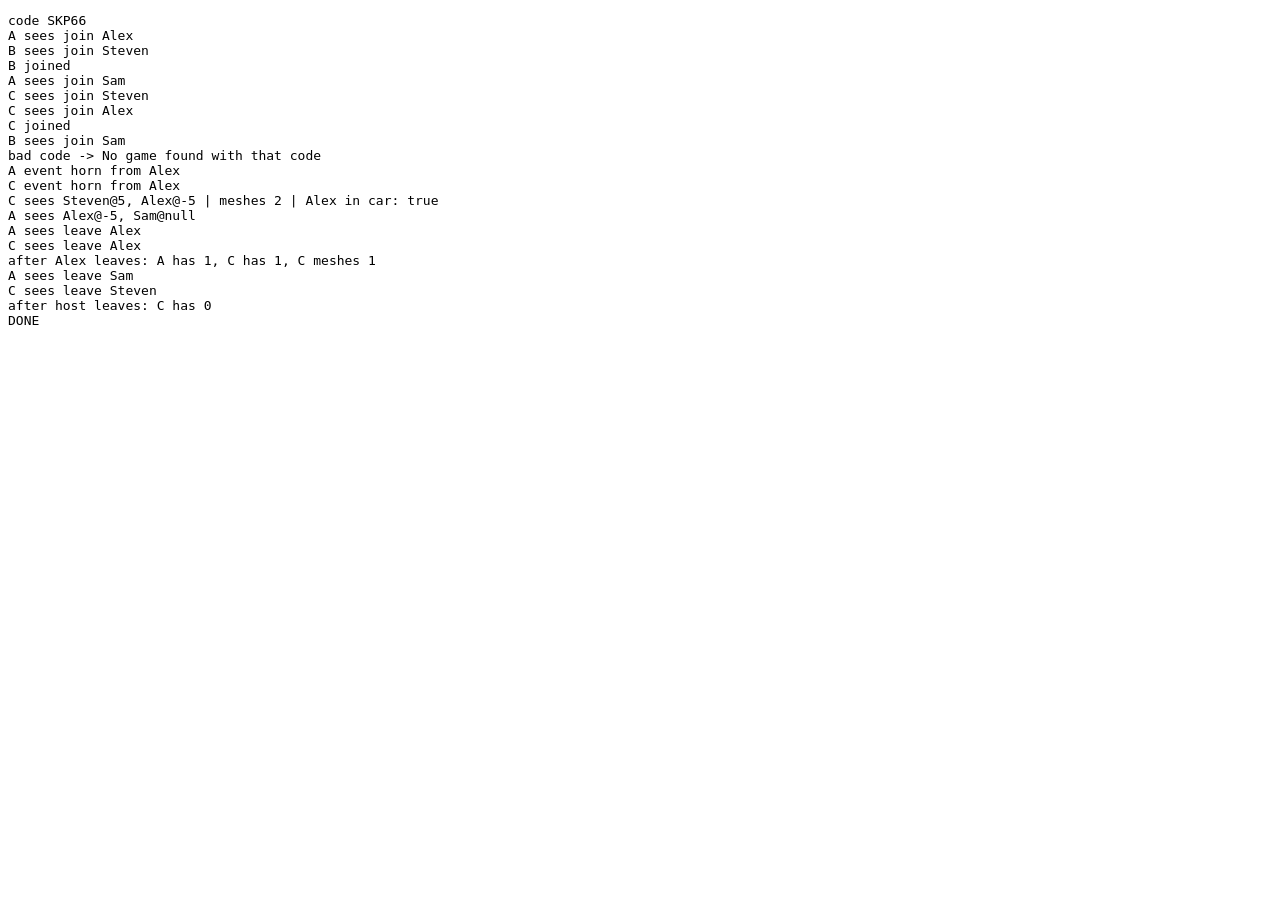
<file: assets/net-selftest.html>
<!doctype html><html><head><script type="importmap">{"imports":{"three":"../vendor/three.module.js"}}</script></head><body><pre id=o>running</pre><script>
// in-memory Peer mock
const reg={};let n=0;
class Em{constructor(){this.h={}}on(e,f){(this.h[e]||=[]).push(f)}emit(e,...a){(this.h[e]||[]).forEach(f=>f(...a))}}
class Conn extends Em{constructor(peer){super();this.peer=peer;this.open=false}send(d){const o=this.other;setTimeout(()=>o.emit('data',JSON.parse(JSON.stringify(d))),5)}close(){if(!this.open)return;this.open=false;this.other.open=false;setTimeout(()=>{this.emit('close');this.other.emit('close')},5)}}
window.Peer=class extends Em{constructor(id){super();this.id=typeof id==='string'?id:'p'+(++n);this.conns=[];setTimeout(()=>{if(reg[this.id]){this.emit('error',{type:'unavailable-id'});return}reg[this.id]=this;this.emit('open',this.id)},5)}
 connect(id){const a=new Conn(id),t=reg[id];if(!t){setTimeout(()=>this.emit('error',{type:'peer-unavailable'}),5);return a}const b=new Conn(this.id);a.other=b;b.other=a;this.conns.push(a);t.conns.push(b);setTimeout(()=>{t.emit('connection',b);setTimeout(()=>{a.open=b.open=true;b.emit('open');a.emit('open')},5)},5);return a}
 destroy(){this.destroyed=true;delete reg[this.id];this.conns.forEach(c=>c.close())}reconnect(){}};
</script><script type="module">
import * as THREE from 'three'; import {Net, RemotePlayers} from './net.js';
const log=[];const L=m=>{log.push(m);document.getElementById('o').textContent=log.join('\n');};const W=t=>new Promise(r=>setTimeout(r,t));
try{
const A=new Net(), B=new Net(), C=new Net(); A.on('join',p=>L('A sees join '+p.name)); B.on('join',p=>L('B sees join '+p.name)); C.on('join',p=>L('C sees join '+p.name)); A.on('event',(p,e)=>L('A event '+e.type+' from '+p.name));C.on('event',(p,e)=>L('C event '+e.type+' from '+p.name));A.on('leave',p=>L('A sees leave '+p.name));C.on('leave',p=>L('C sees leave '+p.name));
const code=await A.host('Steven'); L('code '+code);
await B.join(code,'Alex'); L('B joined'); await C.join(code,'Sam'); L('C joined');
try{await new Net().join('ZZZZZ','x')}catch(e){L('bad code -> '+e.message)}
for(let i=1;i<=5;i++){A._last=B._last=C._last=0;A.sendState({x:i,z:5,heading:0,speed:3,moving:true});B.sendState({x:-i,z:9,heading:1,speed:0,car:{type:'car',color:0xff0000}});await W(30)}
B.sendEvent({type:'horn'}); await W(60);
const sc=new THREE.Scene(); const rp=new RemotePlayers(sc,C); rp.update(0.1);
L('C sees '+[...C.players.values()].map(p=>p.name+'@'+(p.state&&p.state.x)).join(', ')+' | meshes '+rp.map.size+' | Alex in car: '+!!rp.map.get(B.id).car);
L('A sees '+[...A.players.values()].map(p=>p.name+'@'+(p.state&&p.state.x)).join(', '));
B.leave(); await W(80); L('after Alex leaves: A has '+A.players.size+', C has '+C.players.size+', C meshes '+rp.map.size);
A.leave(); await W(80); L('after host leaves: C has '+C.players.size);
L('DONE');
}catch(e){L('FAIL '+e.stack)}
</script></body></html>
</file>
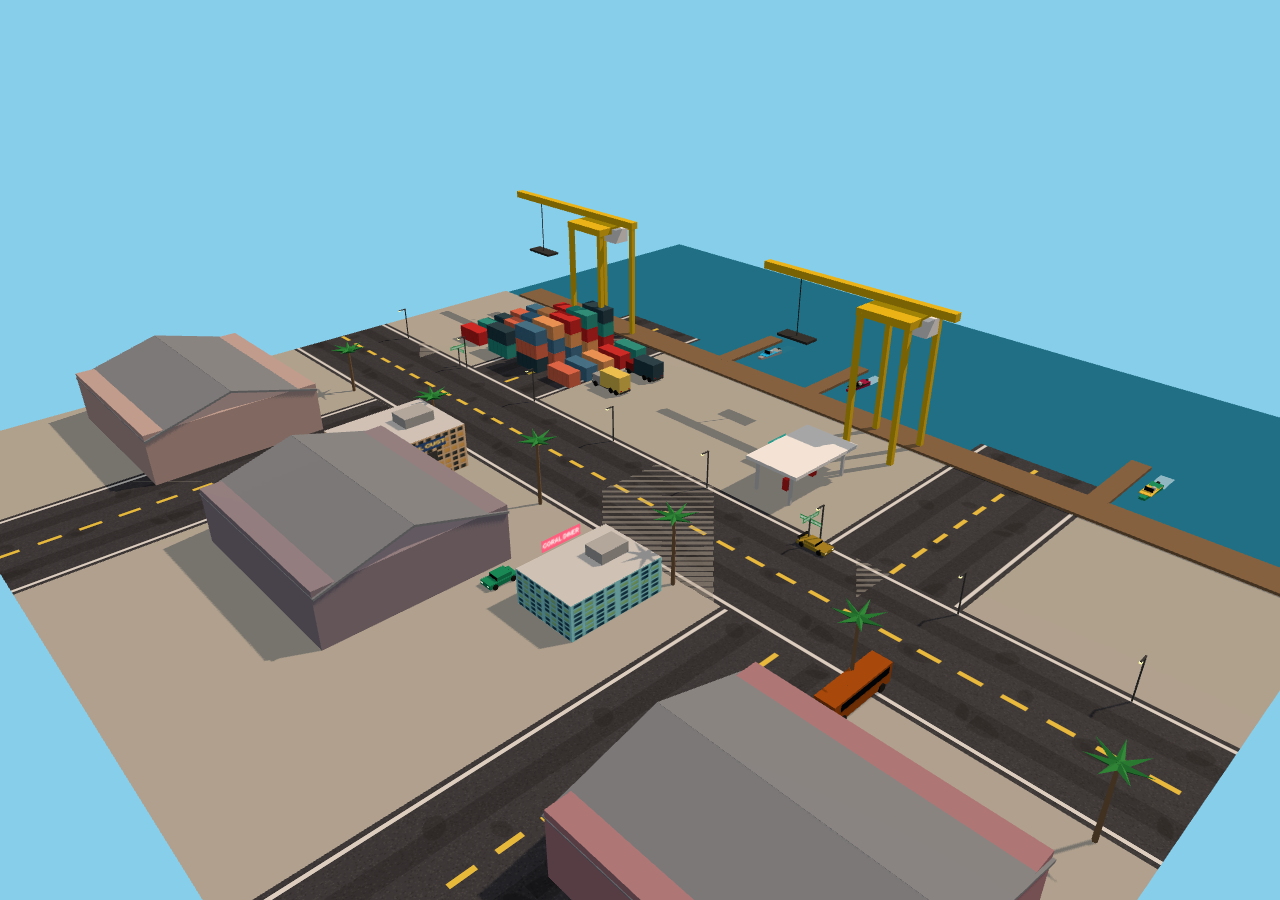
<file: assets/preview2.html>
<!doctype html><html><head><meta name="viewport" content="width=device-width,initial-scale=1">
<script type="importmap">{"imports":{"three":"../vendor/three.module.js"}}</script>
<style>body{margin:0;overflow:hidden}</style></head><body><script type="module">
import * as THREE from 'three';
import * as M from './models.js'; import * as V from './vehicles.js'; import {buildPortCoral} from './neighborhoods.js';
const r=new THREE.WebGLRenderer({antialias:true,preserveDrawingBuffer:true});r.setSize(innerWidth,innerHeight);r.shadowMap.enabled=true;document.body.appendChild(r.domElement);
const s=new THREE.Scene();s.background=M.skyColor(0.5);
const which=location.hash;
const cam=new THREE.PerspectiveCamera(50,innerWidth/innerHeight,0.1,800);
s.add(new THREE.HemisphereLight(0xffffff,0x445566,1.2));const sun=new THREE.DirectionalLight(0xffe0c0,2);sun.position.set(40,60,20);sun.castShadow=true;Object.assign(sun.shadow.camera,{left:-100,right:100,top:100,bottom:-100});sun.shadow.mapSize.set(2048,2048);s.add(sun);
if(which==='#v'){const g=new THREE.Mesh(new THREE.PlaneGeometry(200,200),M.mat(0x9fd5a0));g.rotation.x=-Math.PI/2;g.receiveShadow=true;s.add(g);
 const list=[V.makeSportsCar(),V.makeMotorcycle(),V.makeTruck(),V.makeBus(),V.makeBoat(),V.makeHelicopter(),V.makePoliceHelicopter()];
 list.forEach((v,i)=>{v.position.set(-21+i*7,0,0);v.rotation.y=-0.6;s.add(v);if(v.userData.type==='heli'){v.position.y=0;V.animateHeli(v,0.1,1,0)}});
 cam.position.set(0,14,26);cam.lookAt(0,1,0);
}else{const port=buildPortCoral(s,{x:0,z:0});cam.position.set(-90,70,90);cam.lookAt(0,0,-5);}
r.render(s,cam);
</script></body></html>
</file>
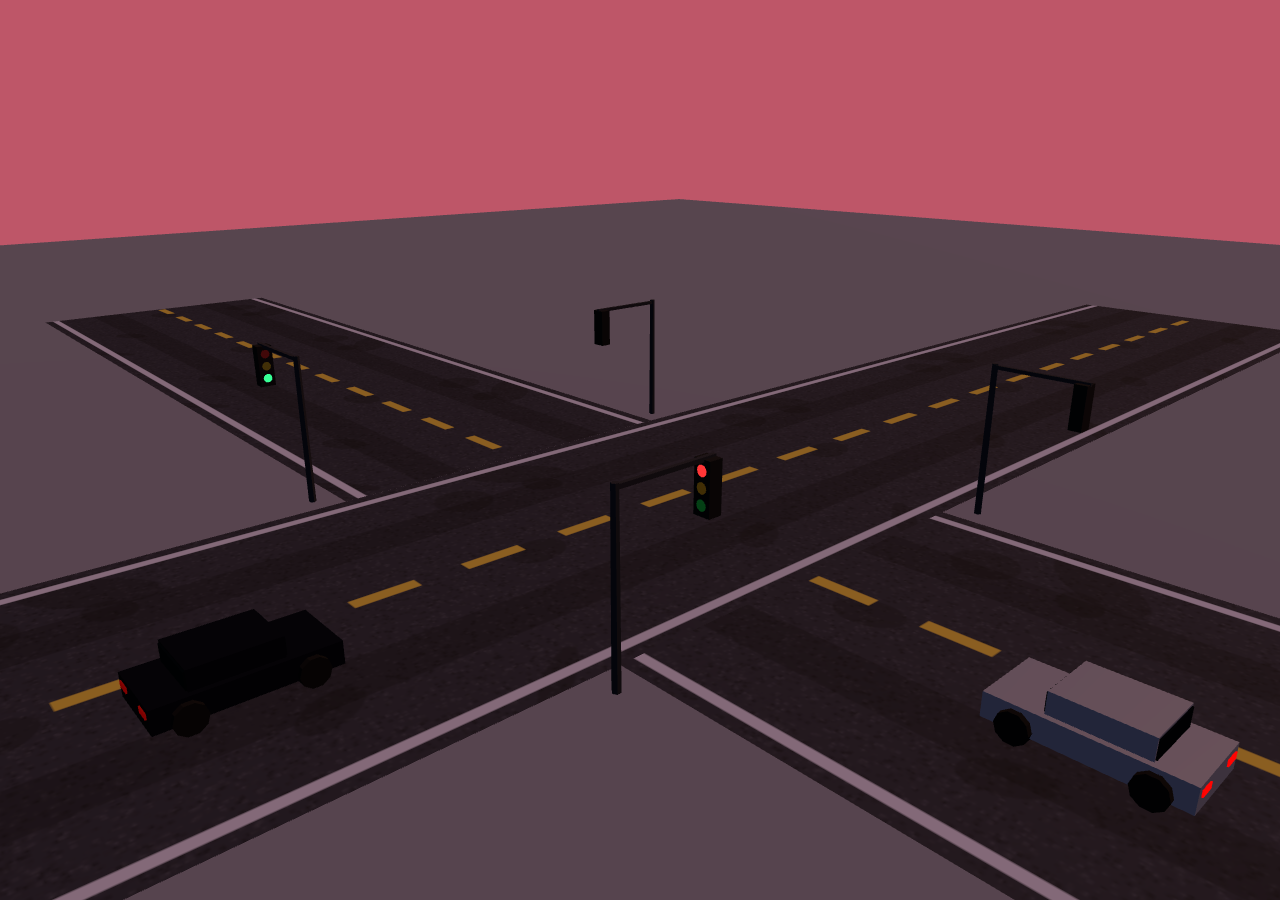
<file: assets/preview3.html>
<!doctype html><html><head><script type="importmap">{"imports":{"three":"../vendor/three.module.js"}}</script><style>body{margin:0}</style></head><body><script type="module">
import * as THREE from 'three'; import * as M from './models.js'; import {TrafficLights} from './trafficlights.js';
const r=new THREE.WebGLRenderer({antialias:true});r.setSize(innerWidth,innerHeight);r.shadowMap.enabled=true;document.body.appendChild(r.domElement);
const s=new THREE.Scene();s.background=M.skyColor(0.8);s.add(new THREE.HemisphereLight(0xaab4ff,0x223344,0.6));const sun=new THREE.DirectionalLight(0xffb080,0.8);sun.position.set(20,30,10);s.add(sun);
const g=new THREE.Mesh(new THREE.PlaneGeometry(200,200),M.mat(0x9a9a9a));g.rotation.x=-Math.PI/2;s.add(g);
for(let i=-3;i<=3;i++){const a=M.makeRoad(14,true);a.position.x=i*14;s.add(a);const b=M.makeRoad(14,false);b.position.set(0,0.012,i*14);if(i)s.add(b);}
const tl=new TrafficLights(s);tl.addIntersection(0,0,14,0);tl.update(0.5);
const c=M.makeCar();c.position.set(-14,0,2);c.rotation.y=-Math.PI/2;s.add(c);const c2=M.makeCar();c2.position.set(-2,0,16);s.add(c2);M.animateCar(c2,0,0,true);
const cam=new THREE.PerspectiveCamera(50,innerWidth/innerHeight,0.1,500);cam.position.set(-20,12,22);cam.lookAt(0,2,0);r.render(s,cam);
</script></body></html>
</file>
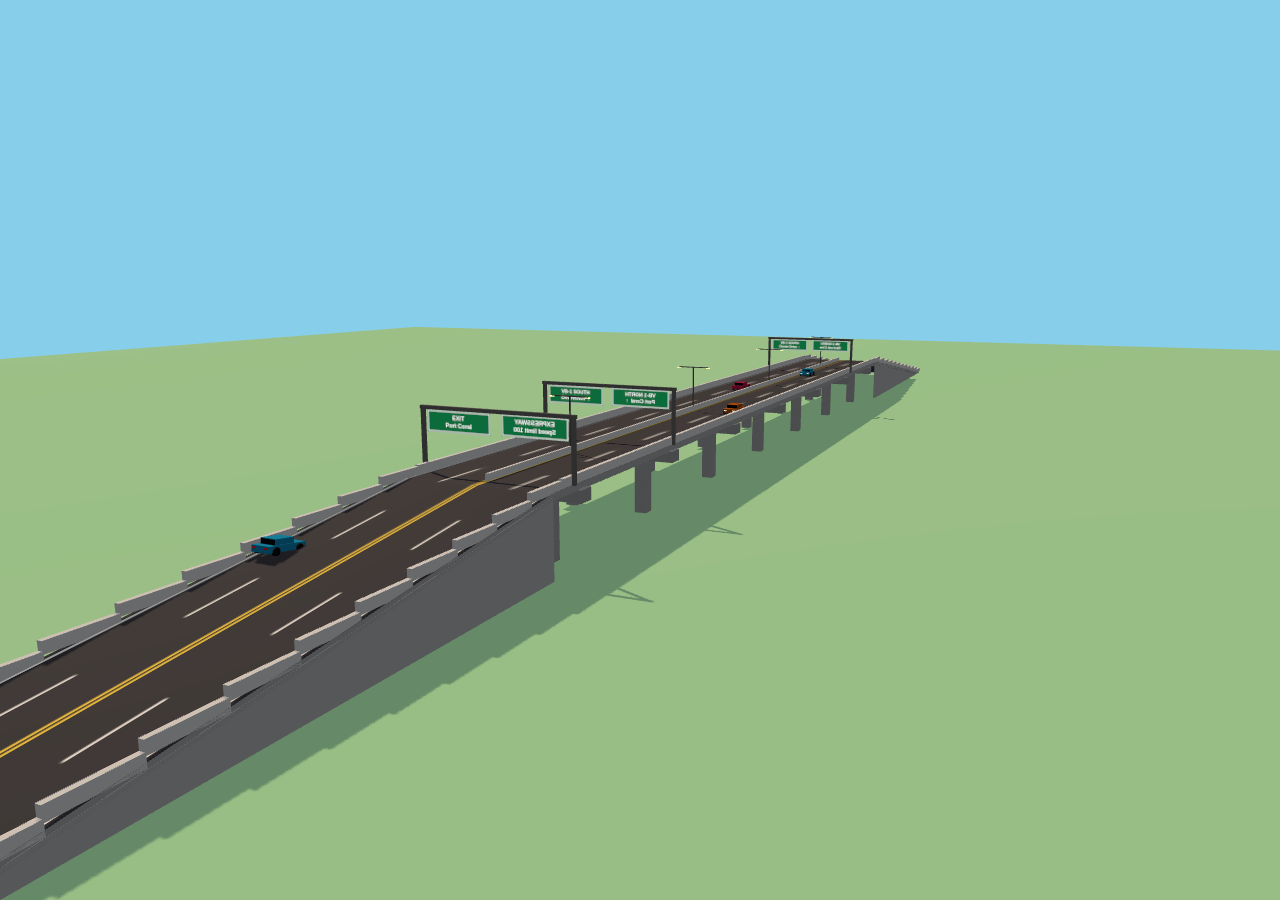
<file: assets/preview4.html>
<!doctype html><html><head><script type="importmap">{"imports":{"three":"../vendor/three.module.js"}}</script><style>body{margin:0}</style></head><body><script type="module">
import * as THREE from 'three'; import * as M from './models.js'; import {buildFreeway} from './freeway.js';
const r=new THREE.WebGLRenderer({antialias:true});r.setSize(innerWidth,innerHeight);r.shadowMap.enabled=true;document.body.appendChild(r.domElement);
const s=new THREE.Scene();s.background=M.skyColor(0.5);s.add(new THREE.HemisphereLight(0xffffff,0x445566,1.2));const sun=new THREE.DirectionalLight(0xffe0c0,2);sun.position.set(40,60,20);sun.castShadow=true;Object.assign(sun.shadow.camera,{left:-120,right:120,top:120,bottom:-120});sun.shadow.mapSize.set(2048,2048);s.add(sun);
const g=new THREE.Mesh(new THREE.PlaneGeometry(600,600),M.mat(0x9fd5a0));g.rotation.x=-Math.PI/2;g.receiveShadow=true;s.add(g);
const fw=buildFreeway(s,{x:0,z0:-150,z1:150});
for(const [lx,z] of [[fw.lanes[0].x,-20],[fw.lanes[2].x,10],[fw.lanes[3].x,-100],[fw.lanes[1].x,40]]){const c=M.makeCar();c.position.set(lx,fw.heightAt(lx,z),z);if(fw.lanes.find(l=>l.x===lx).dir>0)c.rotation.y=Math.PI;const y2=fw.heightAt(lx,z-2),y1=fw.heightAt(lx,z+2);c.rotation.x=Math.atan2(y2-y1,4)*(c.rotation.y?-1:1);s.add(c);}
const cam=new THREE.PerspectiveCamera(50,innerWidth/innerHeight,0.1,900);cam.position.set(-55,30,-160);cam.lookAt(0,6,-40);r.render(s,cam);
</script></body></html>
</file>
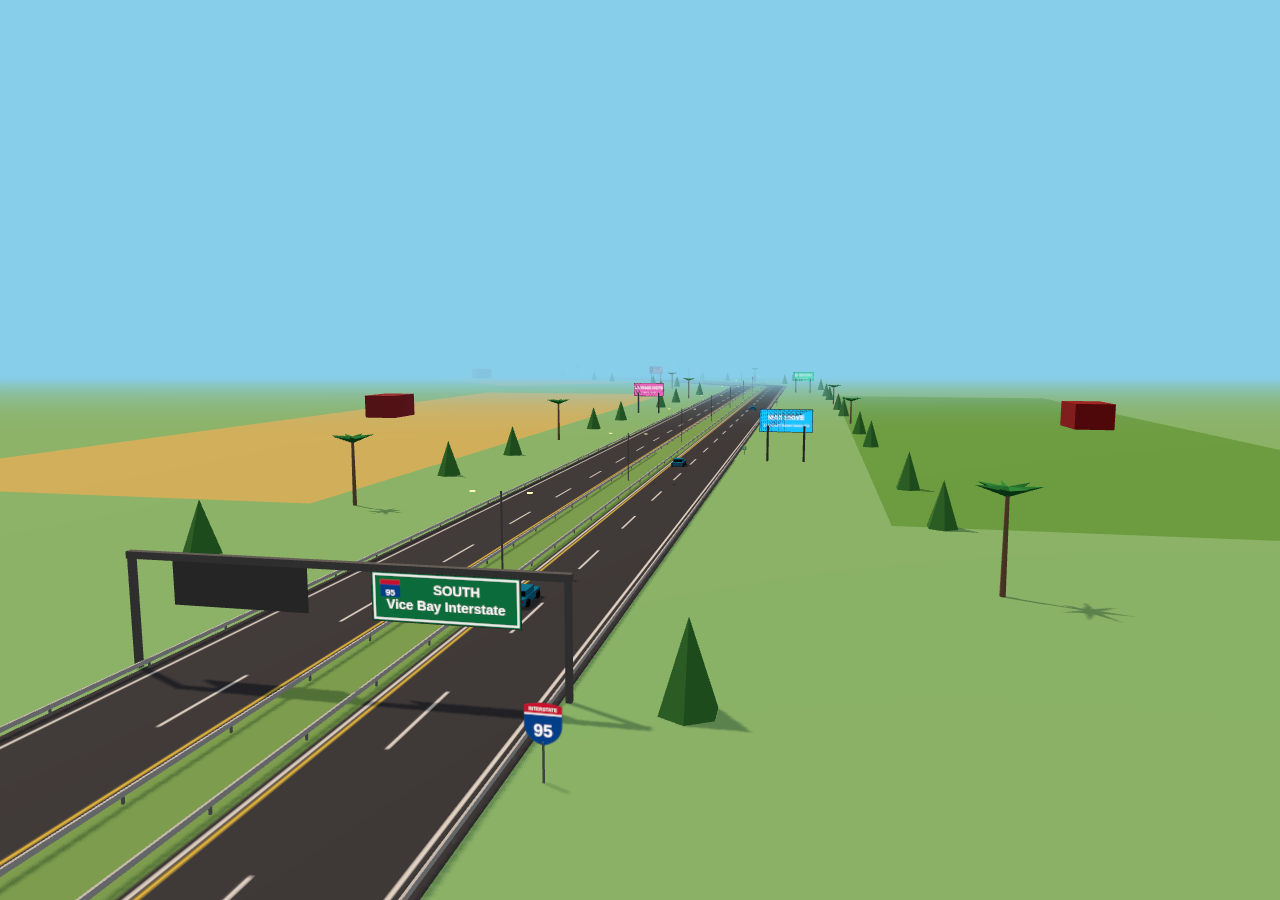
<file: assets/preview5.html>
<!doctype html><html><head><script type="importmap">{"imports":{"three":"../vendor/three.module.js"}}</script><style>body{margin:0}</style></head><body><script type="module">
import * as THREE from 'three'; import * as M from './models.js'; import {buildInterstate} from './interstates.js';
const r=new THREE.WebGLRenderer({antialias:true});r.setSize(innerWidth,innerHeight);r.shadowMap.enabled=true;document.body.appendChild(r.domElement);
const s=new THREE.Scene();s.background=M.skyColor(0.5);s.fog=new THREE.Fog(0x87ceeb,200,700);s.add(new THREE.HemisphereLight(0xffffff,0x445566,1.2));const sun=new THREE.DirectionalLight(0xffe0c0,2);sun.position.set(40,60,20);sun.castShadow=true;Object.assign(sun.shadow.camera,{left:-150,right:150,top:150,bottom:-150});sun.shadow.mapSize.set(2048,2048);s.add(sun);
const g=new THREE.Mesh(new THREE.PlaneGeometry(3000,3000),M.mat(0x8fc77a));g.rotation.x=-Math.PI/2;g.receiveShadow=true;s.add(g);
const hw=buildInterstate(s,{number:95,name:'Vice Bay',points:[[0,0],[0,500],[250,800],[250,1400]]});
const L=hw.lanes;[[0,60],[0,150],[2,100],[3,200],[1,300]].forEach(([li,d])=>{const p=L[li].points,a=p[0],b=p[1],dir=b.clone().sub(a).normalize();const c=M.makeCar();c.position.copy(a).addScaledVector(dir,d);c.rotation.y=Math.atan2(-dir.x,-dir.z);s.add(c);});
const cam=new THREE.PerspectiveCamera(55,innerWidth/innerHeight,0.1,2000);cam.position.set(location.hash?40:-30,location.hash?10:22,location.hash?260:-10);cam.lookAt(0,4,location.hash?120:140);let f=0;(function loop(){r.render(s,cam);if(++f<30)requestAnimationFrame(loop);})();
</script></body></html>
</file>
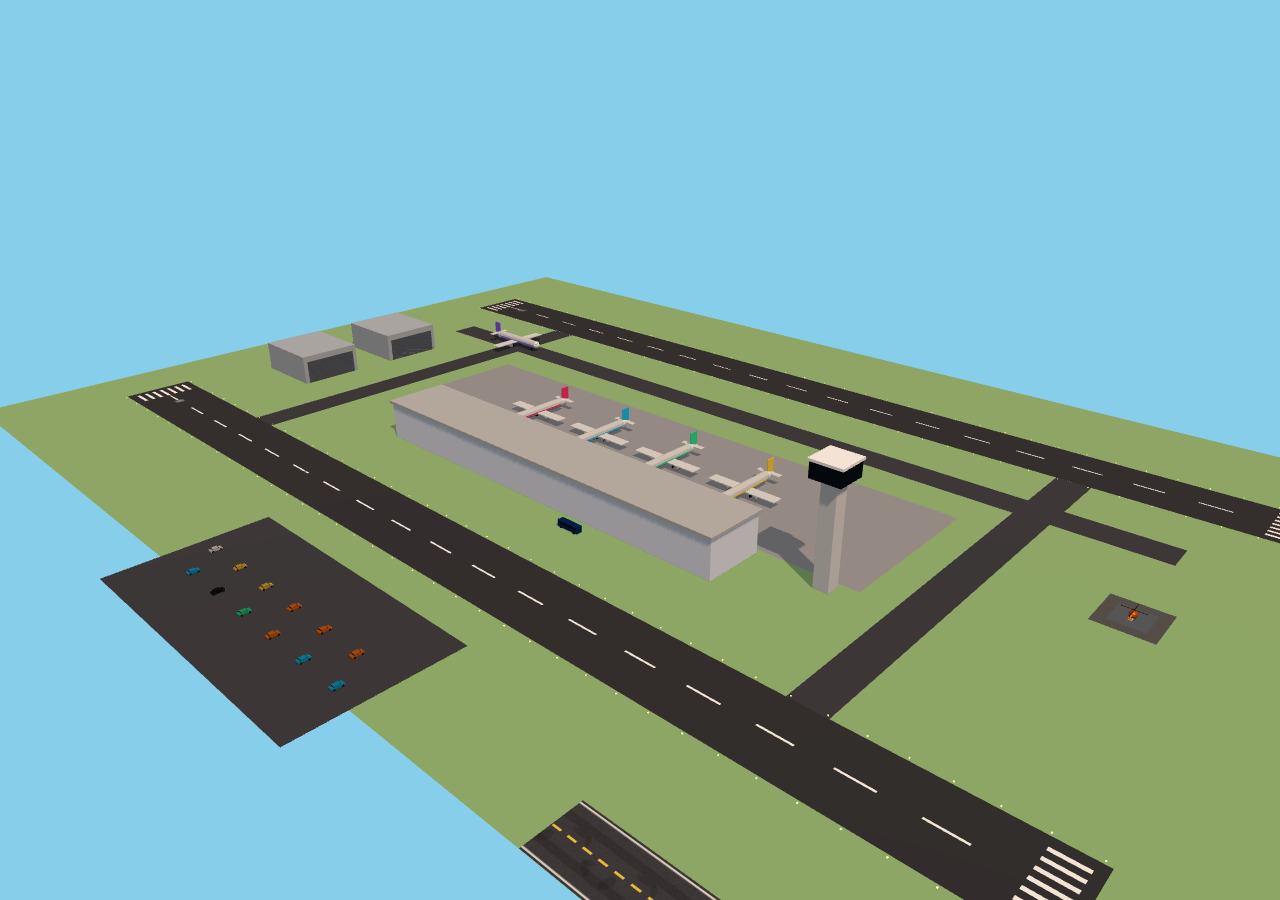
<file: assets/preview6.html>
<!doctype html><html><head><script type="importmap">{"imports":{"three":"../vendor/three.module.js"}}</script><style>body{margin:0}</style></head><body><script type="module">
import * as THREE from 'three'; import * as M from './models.js'; import {buildAirport,buildSmallTown} from './districts.js';
const r=new THREE.WebGLRenderer({antialias:true});r.setSize(innerWidth,innerHeight);r.shadowMap.enabled=true;document.body.appendChild(r.domElement);
const s=new THREE.Scene();s.background=M.skyColor(0.5);s.add(new THREE.HemisphereLight(0xffffff,0x445566,1.2));const sun=new THREE.DirectionalLight(0xffe0c0,2);sun.position.set(60,90,30);sun.castShadow=true;Object.assign(sun.shadow.camera,{left:-300,right:300,top:300,bottom:-300,far:600});sun.shadow.mapSize.set(2048,2048);s.add(sun);sun.target.position.set(0,0,0);s.add(sun.target);
const cam=new THREE.PerspectiveCamera(50,innerWidth/innerHeight,0.1,3000);
if(location.hash==='#t'){buildSmallTown(s,{x:0,z:0});cam.position.set(-150,110,-190);cam.lookAt(0,0,0);}else{buildAirport(s,{x:0,z:0});cam.position.set(260,170,280);cam.lookAt(0,0,0);}
let f=0;(function loop(){r.render(s,cam);if(++f<30)requestAnimationFrame(loop);})();
</script></body></html>
</file>
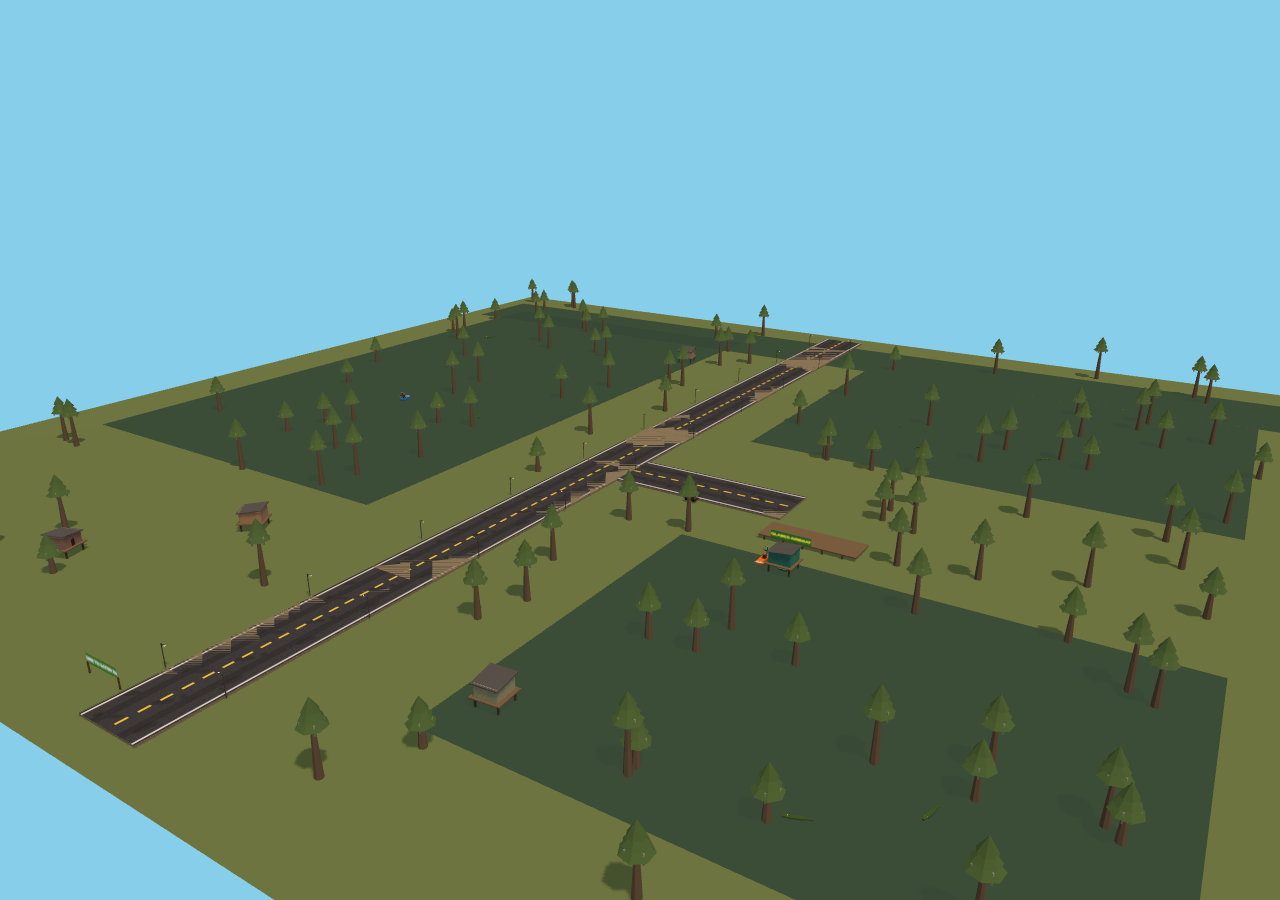
<file: assets/preview7.html>
<!doctype html><html><head><script type="importmap">{"imports":{"three":"../vendor/three.module.js"}}</script><style>body{margin:0}</style></head><body><script type="module">
import * as THREE from 'three'; import * as M from './models.js'; import {buildSwamp,buildDowntown} from './regions.js';
const r=new THREE.WebGLRenderer({antialias:true});r.setSize(innerWidth,innerHeight);r.shadowMap.enabled=true;document.body.appendChild(r.domElement);
const s=new THREE.Scene();s.background=M.skyColor(0.5);s.add(new THREE.HemisphereLight(0xffffff,0x445566,1.2));const sun=new THREE.DirectionalLight(0xffe0c0,2);sun.position.set(60,120,30);sun.castShadow=true;Object.assign(sun.shadow.camera,{left:-300,right:300,top:300,bottom:-300,far:700});sun.shadow.mapSize.set(2048,2048);s.add(sun);s.add(sun.target);
const cam=new THREE.PerspectiveCamera(50,innerWidth/innerHeight,0.5,3000);let R;
window.onerror=e=>document.title='ERR '+e;
if(location.hash==='#d'){R=buildDowntown(s,{x:0,z:0});cam.position.set(-260,200,330);cam.lookAt(0,40,0);}else{R=buildSwamp(s,{x:0,z:0});cam.position.set(180,120,280);cam.lookAt(0,0,0);}
let f=0;(function loop(){R.update(0.05);r.render(s,cam);if(++f<30)requestAnimationFrame(loop);})();
</script></body></html>
</file>
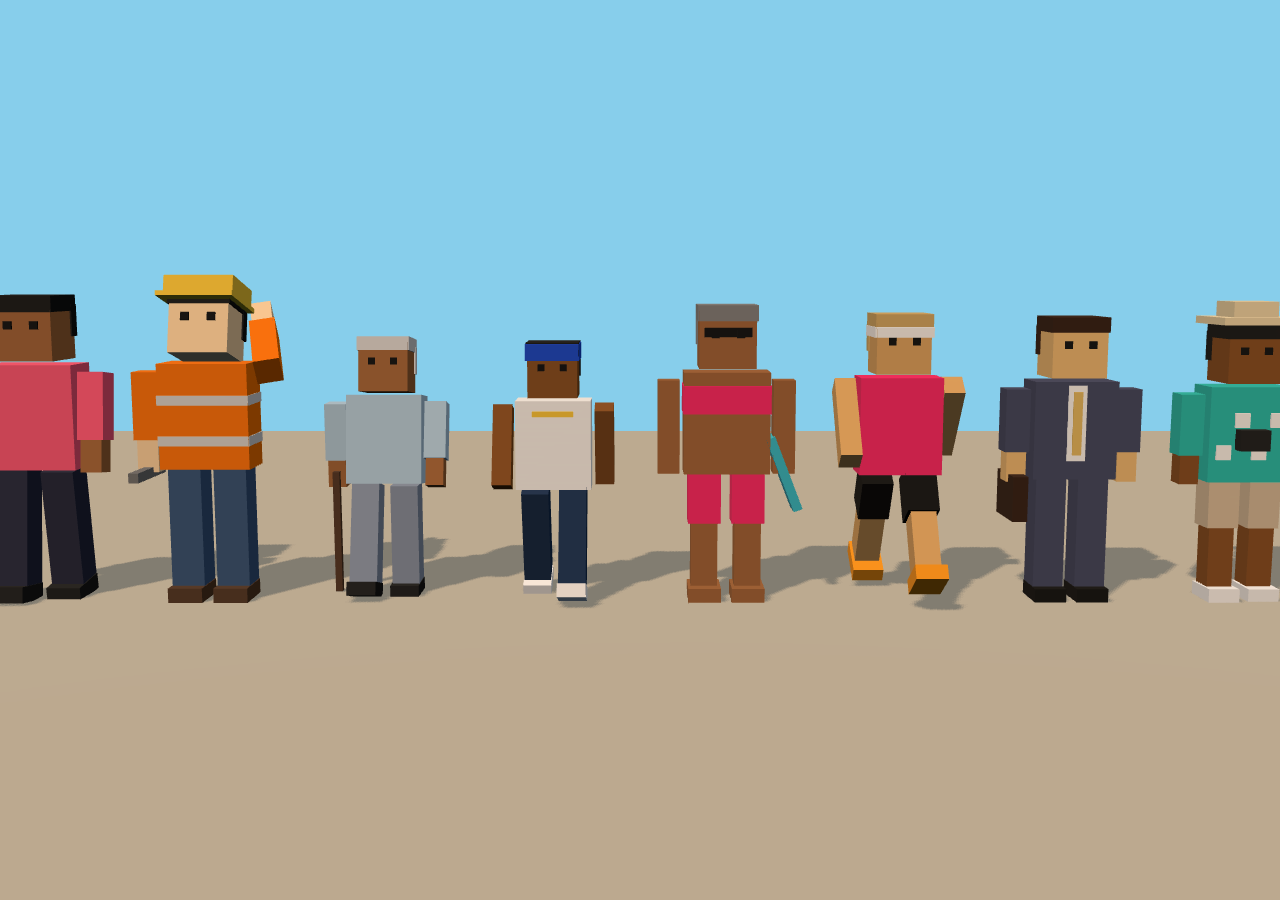
<file: assets/preview9.html>
<!doctype html><html><head><script type="importmap">{"imports":{"three":"../vendor/three.module.js"}}</script><style>body{margin:0}</style></head><body><script type="module">
import * as THREE from 'three'; import * as M from './models.js'; import {makeNPC,animateNPC,NPC_TYPES,setNPCPanic} from './npcs.js';
window.onerror=e=>document.title='ERR '+e;
const r=new THREE.WebGLRenderer({antialias:true});r.setSize(innerWidth,innerHeight);r.shadowMap.enabled=true;document.body.appendChild(r.domElement);
const s=new THREE.Scene();s.background=M.skyColor(0.5);s.add(new THREE.HemisphereLight(0xffffff,0x445566,1.2));const sun=new THREE.DirectionalLight(0xffe0c0,2);sun.position.set(5,10,-8);sun.castShadow=true;s.add(sun);
const gnd=new THREE.Mesh(new THREE.PlaneGeometry(40,20),M.mat(0xc9c2b0));gnd.rotation.x=-Math.PI/2;gnd.receiveShadow=true;s.add(gnd);
const cam=new THREE.PerspectiveCamera(35,innerWidth/innerHeight,0.1,100);cam.position.set(0,2.2,-9.5);cam.lookAt(0,1,0);
const types=Object.keys(NPC_TYPES);const ps=types.map((t,i)=>{const p=makeNPC(t);p.position.x=(i-3.5)*1.15;s.add(p);return p});
const sp=[1.3,0,3.5,0,1.4,0.7,0,1.5];
for(let f=0;f<8;f++)ps.forEach((p,i)=>animateNPC(p,sp[i],0.05));
r.render(s,cam);
</script></body></html>
</file>
